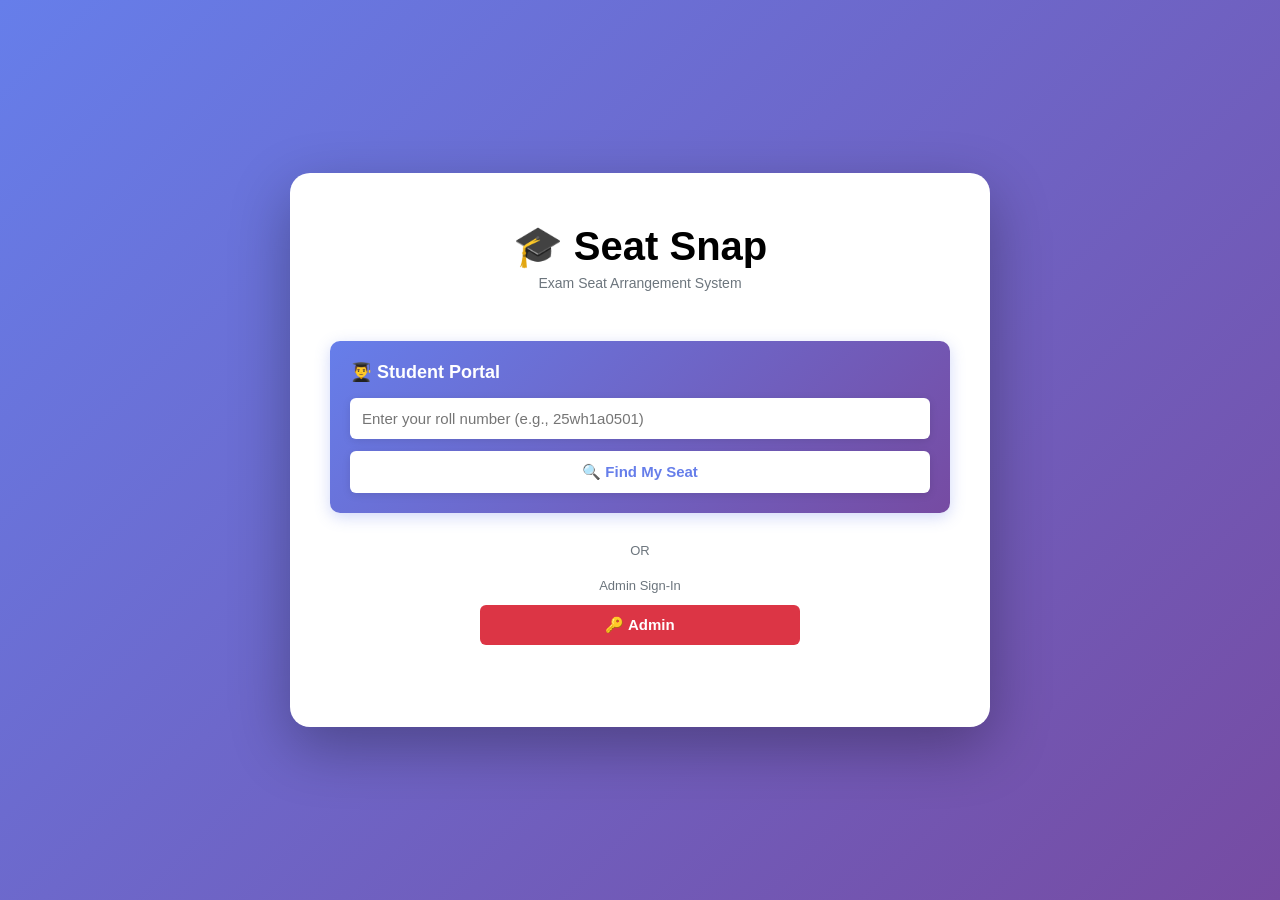
<file: index.html>
<!DOCTYPE html>
<html lang="en">
<head>
    <meta charset="UTF-8">
    <meta name="viewport" content="width=device-width, initial-scale=1.0">
    <title>Seat Snap - Exam Seat Arrangement System</title>
    <link rel="stylesheet" href="home.css">
    <script src="https://accounts.google.com/gsi/client" async defer></script>
</head>
<body>
    <div class="home-container">
        <div class="home-box">
            <div class="home-header">
                <h1 style="font-size: 2.5em; margin-bottom: 5px;">🎓 Seat Snap</h1>
                <p style="color: #6c757d; font-size: 14px; margin: 0;">Exam Seat Arrangement System</p>
            </div>

            
            <div style="margin: 30px 0; padding: 20px; background: linear-gradient(135deg, #667eea 0%, #764ba2 100%); border-radius: 10px; box-shadow: 0 4px 15px rgba(102, 126, 234, 0.3);">
                <h3 style="margin: 0 0 15px 0; color: white; font-size: 18px;">👨‍🎓 Student Portal</h3>
                <input type="text" id="studentRollNo" placeholder="Enter your roll number (e.g., 25wh1a0501)" 
                       style="width: 100%; padding: 12px; border: none; border-radius: 6px; font-size: 15px; margin-bottom: 12px; box-shadow: 0 2px 8px rgba(0,0,0,0.1);">
                <button onclick="searchStudent()" style="width: 100%; padding: 12px; background: white; color: #667eea; border: none; border-radius: 6px; font-size: 15px; font-weight: 600; cursor: pointer; box-shadow: 0 2px 8px rgba(0,0,0,0.1); transition: transform 0.2s;" onmouseover="this.style.transform='translateY(-2px)'" onmouseout="this.style.transform='translateY(0)'">
                    🔍 Find My Seat
                </button>
            </div>
            
            <div style="text-align: center; margin: 20px 0; color: #6c757d; font-size: 13px;">OR</div>
            
            <div style="margin: 20px 0;">
                <p style="text-align: center; color: #6c757d; margin-bottom: 12px; font-size: 13px;">Admin Sign-In</p>
                <button type="button" onclick="startAdminSignIn()" style="display: block; margin: 0 auto 12px; padding: 11px 16px; width: 320px; max-width: 100%; background: #dc3545; color: white; border: none; border-radius: 6px; font-size: 15px; font-weight: 600; cursor: pointer;">🔑 Admin</button>
                <div id="g_id_onload"
                     data-client_id="361381758196-dkfkah9p0rdri0hrp1gbgdtnqqrkmul5.apps.googleusercontent.com"
                     data-callback="handleGoogleLogin"
                     data-auto_prompt="false">
                </div>
                <div class="g_id_signin"
                     data-type="standard"
                     data-size="large"
                     data-theme="outline"
                     data-text="sign_in_with"
                     data-shape="rectangular"
                     data-logo_alignment="left"
                     data-width="320"
                     style="display: flex; justify-content: center;">
                </div>
            </div>
            
            <div id="errorMsg" style="display: none; margin-top: 15px; padding: 10px; background: #fff5f5; color: #e53e3e; border-radius: 8px; text-align: center;"></div>
        </div>
    </div>
    
    <script src="login.js"></script>
    <script>
        function startAdminSignIn() {
            if (window.google?.accounts?.id) {
                window.google.accounts.id.prompt();
                return;
            }
            document.querySelector('.g_id_signin')?.scrollIntoView({ behavior: 'smooth', block: 'center' });
        }

        function searchStudent() {
            const rollNo = document.getElementById('studentRollNo').value.trim().toLowerCase();
            if (!rollNo) {
                alert('⚠️ Please enter your roll number');
                return;
            }
            window.location.href = `student.html?roll=${rollNo}`;
        }
        
        document.getElementById('studentRollNo')?.addEventListener('keypress', function(e) {
            if (e.key === 'Enter') {
                searchStudent();
            }
        });
    </script>
    

</body>
</html>
</file>
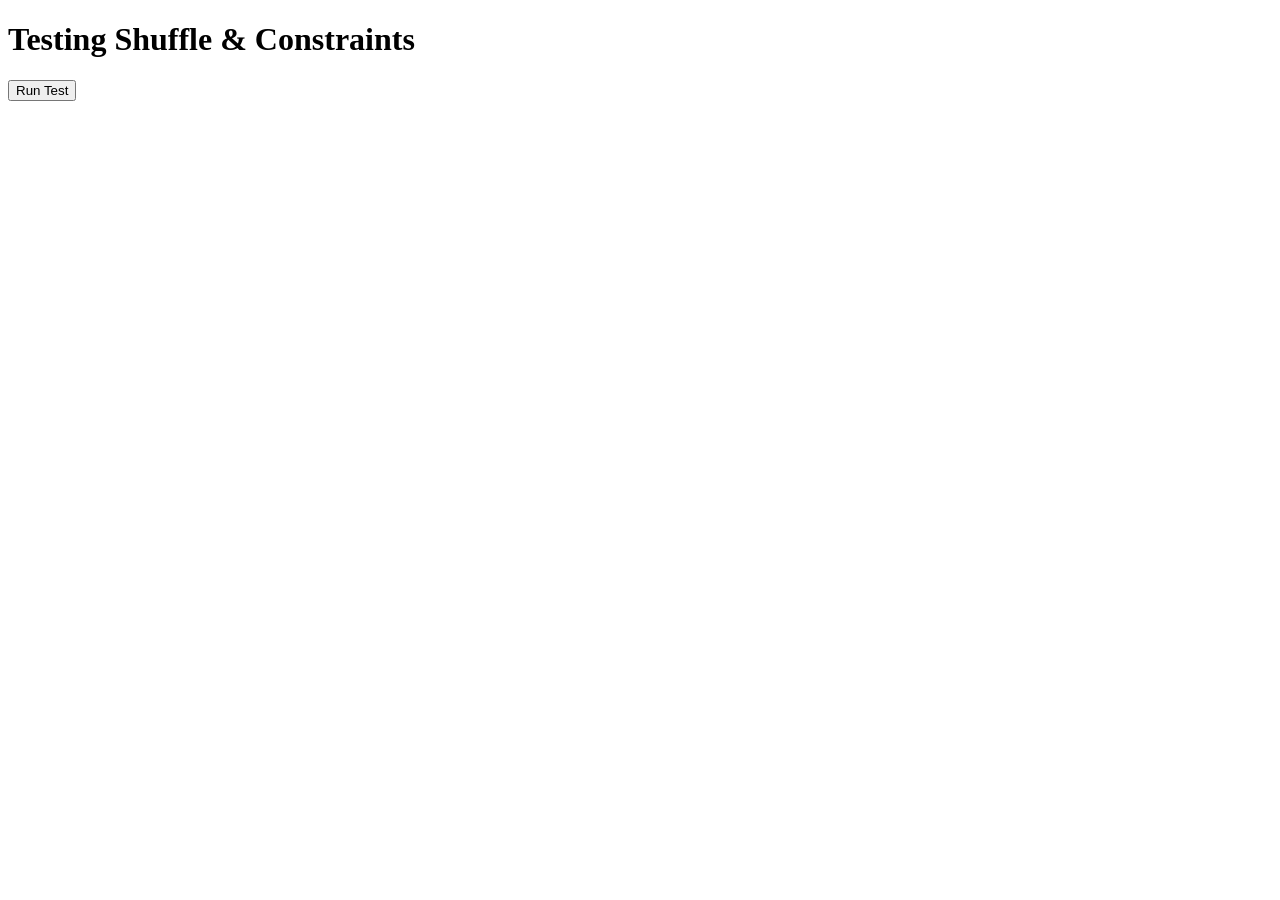
<file: test_shuffle.html>
<!DOCTYPE html>
<html lang="en">
<head>
    <meta charset="UTF-8">
    <title>Test Shuffle Logic</title>
</head>
<body>
    <h1>Testing Shuffle & Constraints</h1>
    <button onclick="runTest()">Run Test</button>
    <pre id="output"></pre>

    <script src="app.js"></script>
    <script>
        function runTest() {
            const output = document.getElementById('output');
            let log = '';
            
            // Setup test data
            selectedBranchCount = 2;
            selectedBranches.clear();
            selectedBranches.add('CSE');
            selectedBranches.add('ECE');
            selectedSubjects['CSE'] = 'Matrices and calculus';
            selectedSubjects['ECE'] = 'Advanced Engineering Physics';
            
            const sections = [];
            const students = [];
            
            // Generate test students
            ['CSE', 'ECE'].forEach(branch => {
                const subject = selectedSubjects[branch];
                const rollNumbers = generateRollNumbers(branch);
                
                branchData[branch].sections.forEach((sectionName, idx) => {
                    sections.push({ name: sectionName, subject: subject });
                    const numStudents = branchData[branch].students[idx];
                    const startIdx = branchData[branch].sections.slice(0, idx).reduce((sum, _, i) => sum + branchData[branch].students[i], 0);
                    
                    for (let j = 0; j < numStudents; j++) {
                        students.push({
                            rollNo: rollNumbers[startIdx + j],
                            name: rollNumbers[startIdx + j],
                            section: sectionName,
                            subject: subject
                        });
                    }
                });
            });
            
            log += `Total Students: ${students.length}\n`;
            log += `Total Sections: ${sections.length}\n\n`;
            
            // Run allocation twice to test shuffle
            log += '=== FIRST GENERATION ===\n';
            const result1 = allocateSeatsToClassrooms(students, sections);
            const shuffled1 = shuffleArray(sections);
            const mapping1 = {};
            sections.forEach((sec, idx) => {
                mapping1[sec.name] = shuffled1[idx].name;
            });
            result1.seated.forEach(seat => {
                seat.classroom = mapping1[seat.classroom];
            });
            
            log += checkConstraints(result1.seated, shuffled1);
            log += `Classroom assignments: ${shuffled1.map(s => s.name).join(', ')}\n\n`;
            
            // Second generation
            log += '=== SECOND GENERATION (SHUFFLED) ===\n';
            const result2 = allocateSeatsToClassrooms(students, sections);
            const shuffled2 = shuffleArray(sections);
            const mapping2 = {};
            sections.forEach((sec, idx) => {
                mapping2[sec.name] = shuffled2[idx].name;
            });
            result2.seated.forEach(seat => {
                seat.classroom = mapping2[seat.classroom];
            });
            
            log += checkConstraints(result2.seated, shuffled2);
            log += `Classroom assignments: ${shuffled2.map(s => s.name).join(', ')}\n\n`;
            
            // Compare
            log += '=== COMPARISON ===\n';
            const same = shuffled1.every((s, i) => s.name === shuffled2[i].name);
            log += `Classrooms shuffled: ${!same ? '✓ YES' : '✗ NO (same order)'}\n`;
            
            // Check bench consistency
            const bench1 = result1.seated.slice(0, 5).map(s => `${s.seat1.rollNo}-${s.seat2?.rollNo}`);
            const bench2 = result2.seated.slice(0, 5).map(s => `${s.seat1.rollNo}-${s.seat2?.rollNo}`);
            log += `Bench pairs consistent: ${JSON.stringify(bench1) === JSON.stringify(bench2) ? '✓ YES' : '✗ NO'}\n`;
            
            output.textContent = log;
        }
        
        function checkConstraints(seated, sections) {
            let log = '';
            let violations = 0;
            
            // Check constraints
            seated.forEach((seat, idx) => {
                const classroom = sections.find(s => s.name === seat.classroom);
                
                // Constraint 1: Student not in own classroom
                if (seat.seat1.section === seat.classroom) {
                    violations++;
                    if (violations <= 3) log += `❌ Violation: ${seat.seat1.rollNo} in own classroom ${seat.classroom}\n`;
                }
                if (seat.seat2 && seat.seat2.section === seat.classroom) {
                    violations++;
                    if (violations <= 3) log += `❌ Violation: ${seat.seat2.rollNo} in own classroom ${seat.classroom}\n`;
                }
                
                // Constraint 2: Different subjects
                if (seat.seat2 && seat.seat1.subject === seat.seat2.subject) {
                    violations++;
                    if (violations <= 3) log += `❌ Violation: Same subject at bench ${seat.bench} in ${seat.classroom}\n`;
                }
                
                // Constraint 3: Different branches (preferred)
                if (seat.seat2) {
                    const b1 = seat.seat1.section.split('-')[0];
                    const b2 = seat.seat2.section.split('-')[0];
                    if (b1 === b2 && violations <= 3) {
                        log += `⚠️  Same branch at bench ${seat.bench}: ${b1}\n`;
                    }
                }
            });
            
            if (violations === 0) {
                log += '✓ All constraints satisfied!\n';
            } else {
                log += `\n❌ Total violations: ${violations}\n`;
            }
            
            log += `Seated: ${seated.length * 2} students in ${seated.length} benches\n`;
            return log;
        }
    </script>
</body>
</html>
</file>
<file: home.css>
* {
    margin: 0;
    padding: 0;
    box-sizing: border-box;
}

body {
    font-family: 'Segoe UI', Tahoma, Geneva, Verdana, sans-serif;
    background: linear-gradient(135deg, #667eea 0%, #764ba2 100%);
    min-height: 100vh;
    display: flex;
    align-items: center;
    justify-content: center;
    padding: 20px;
}

.home-container {
    width: 100%;
    max-width: 700px;
}

.home-box {
    background: white;
    padding: 50px 40px;
    border-radius: 20px;
    box-shadow: 0 20px 60px rgba(0,0,0,0.3);
    animation: slideIn 0.5s ease-out;
}

@keyframes slideIn {
    from {
        opacity: 0;
        transform: translateY(-30px);
    }
    to {
        opacity: 1;
        transform: translateY(0);
    }
}

.home-header {
    text-align: center;
    margin-bottom: 50px;
}

.home-header h1 {
    font-size: 4em;
    margin-bottom: 10px;
}

.home-header h2 {
    color: #2d3748;
    font-size: 1.8em;
    font-weight: 700;
    margin-bottom: 10px;
    background: linear-gradient(135deg, #667eea 0%, #764ba2 100%);
    -webkit-background-clip: text;
    -webkit-text-fill-color: transparent;
    background-clip: text;
}

.home-header p {
    color: #718096;
    font-size: 1.1em;
}

.role-buttons {
    display: grid;
    grid-template-columns: 1fr 1fr;
    gap: 30px;
}

.role-btn {
    background: white;
    border: 3px solid #e2e8f0;
    padding: 40px 20px;
    border-radius: 15px;
    cursor: pointer;
    transition: all 0.3s;
    text-align: center;
}

.role-btn:hover {
    transform: translateY(-5px);
    box-shadow: 0 10px 30px rgba(0,0,0,0.2);
}

.admin-btn:hover {
    border-color: #667eea;
    background: linear-gradient(135deg, #667eea 0%, #764ba2 100%);
}

.admin-btn:hover .role-icon,
.admin-btn:hover .role-title,
.admin-btn:hover .role-desc {
    color: white;
}

.student-btn:hover {
    border-color: #11998e;
    background: linear-gradient(135deg, #11998e 0%, #38ef7d 100%);
}

.student-btn:hover .role-icon,
.student-btn:hover .role-title,
.student-btn:hover .role-desc {
    color: white;
}

.role-icon {
    font-size: 4em;
    margin-bottom: 15px;
}

.role-title {
    font-size: 1.5em;
    font-weight: 700;
    color: #2d3748;
    margin-bottom: 10px;
}

.role-desc {
    font-size: 0.95em;
    color: #718096;
}
</file>
